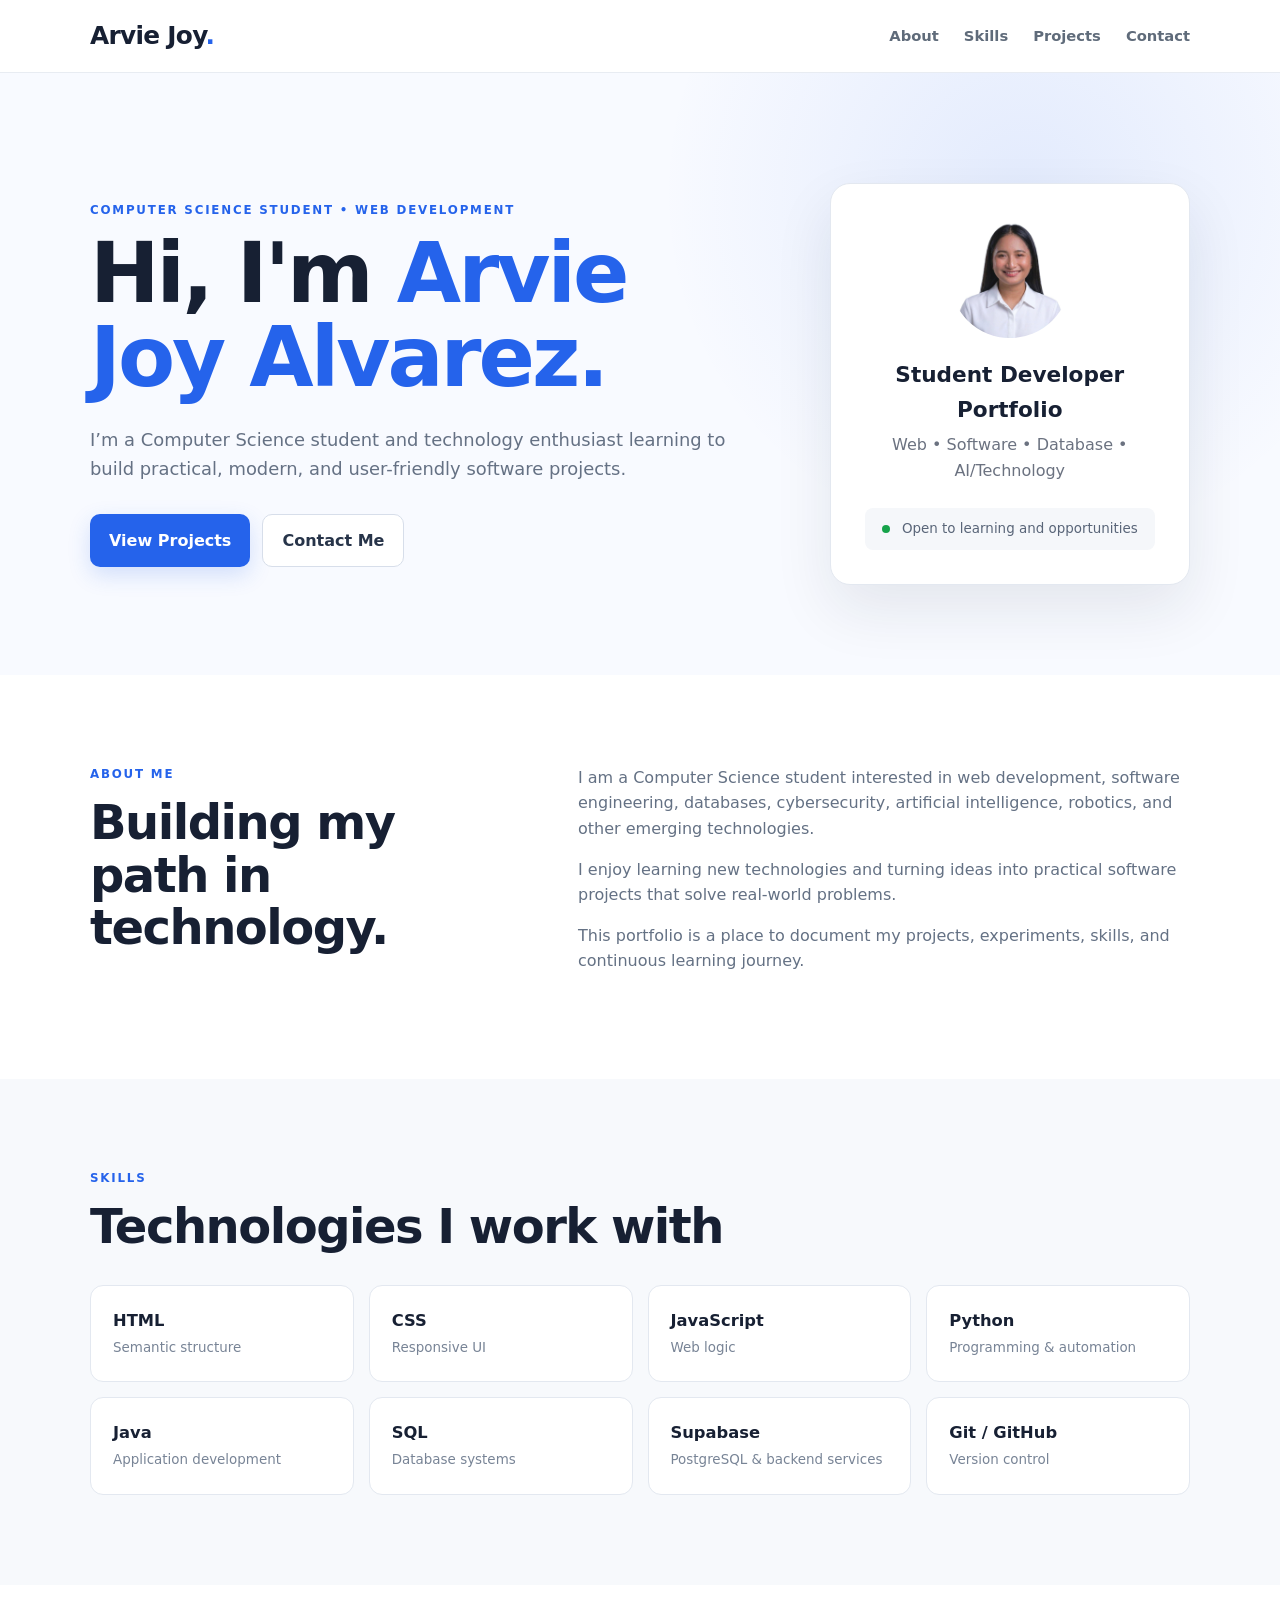
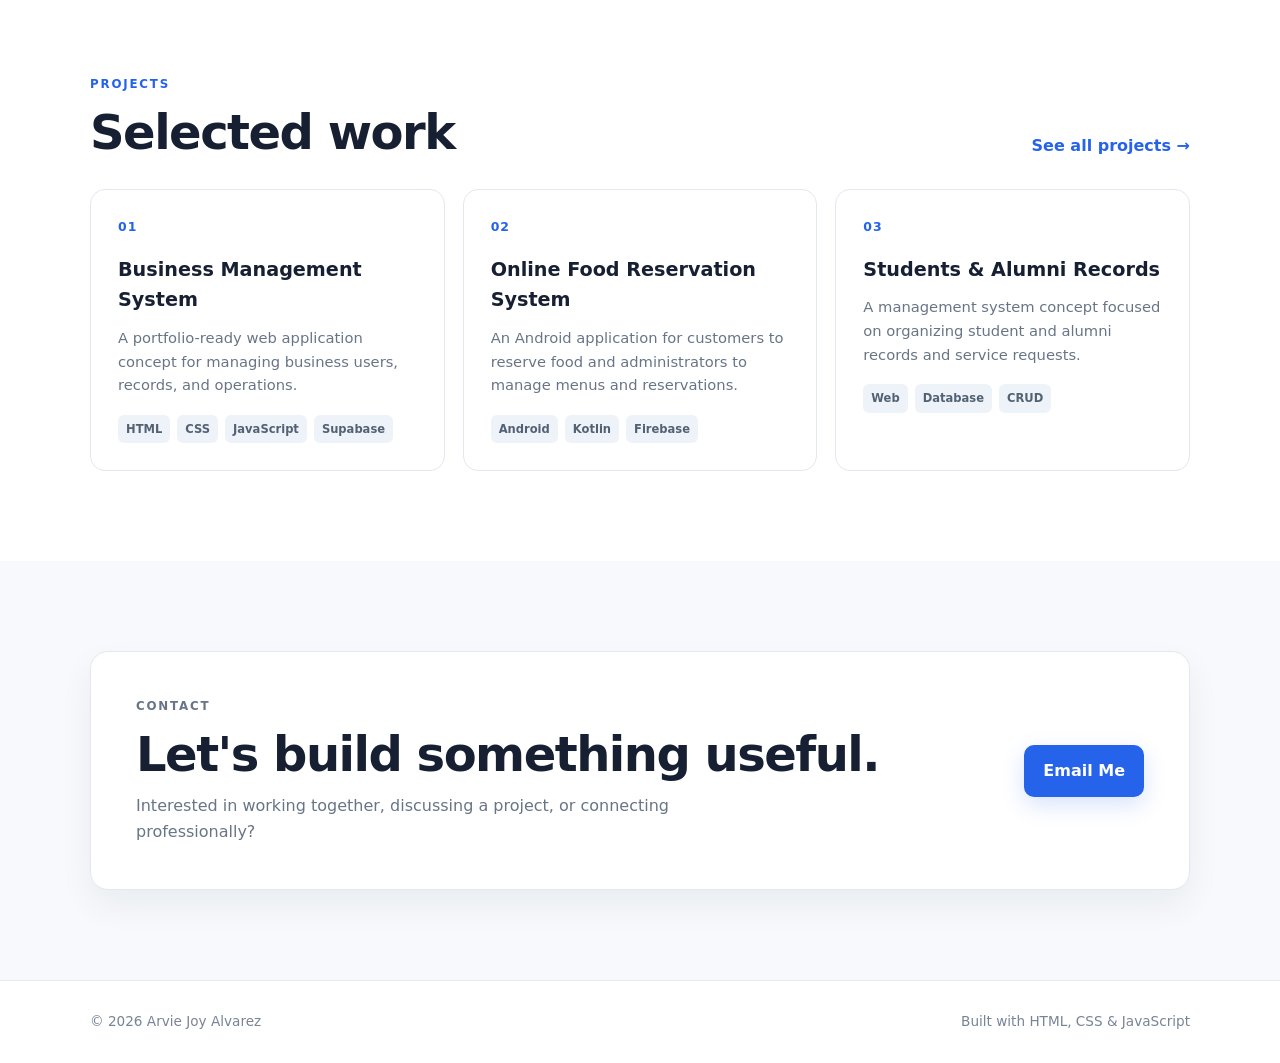
<file: index.html>
<!DOCTYPE html>
<html lang="en">
<head>
  <meta charset="UTF-8">
  <meta name="viewport" content="width=device-width, initial-scale=1.0">

  <meta
    name="description"
    content="Arvie Joy Alvarez — Computer Science student, developer, and technology enthusiast."
  >

  <meta name="author" content="Arvie Joy Alvarez">

  <title>Arvie Joy Alvarez | Portfolio</title>

  <link rel="stylesheet" href="style.css">
</head>

<body>

  <!-- ================= HEADER ================= -->
  <header class="site-header">
    <nav class="nav container">

      <a
        class="brand"
        href="index.html"
        aria-label="Arvie Joy Alvarez home"
      >
        Arvie Joy<span>.</span>
      </a>

      <!-- Desktop Navigation -->
      <div class="nav-links" id="navLinks">
        <a href="#about">About</a>
        <a href="#skills">Skills</a>
        <a href="#projects">Projects</a>
        <a href="#contact">Contact</a>
      </div>

      <!-- Mobile Menu Button -->
      <button
        class="menu-toggle"
        type="button"
        aria-label="Open navigation menu"
        aria-expanded="false"
        aria-controls="navLinks"
      >
        ☰
      </button>

    </nav>
  </header>

  <main>

    <!-- ================= HERO ================= -->
    <section class="hero">
      <div class="container hero-grid">

        <div class="hero-content">

          <p class="eyebrow">
            COMPUTER SCIENCE STUDENT • WEB DEVELOPMENT
          </p>

          <h1>
            Hi, I'm <span>Arvie Joy Alvarez.</span>
          </h1>

          <p class="hero-text">
            I’m a Computer Science student and technology enthusiast
            learning to build practical, modern, and user-friendly
            software projects.
          </p>

          <div class="hero-actions">

            <a class="btn primary" href="#projects">
              View Projects
            </a>

            <a class="btn outline" href="#contact">
              Contact Me
            </a>

          </div>

        </div>

        <div class="hero-card">

          <div class="avatar">
            <img src="profile.jpg" alt="Arvie Joy Alvarez">
          </div>

          <h2>
            Student Developer Portfolio
          </h2>

          <p>
            Web • Software • Database • AI/Technology
          </p>

          <div class="status">
            <span></span>
            Open to learning and opportunities
          </div>

        </div>

      </div>
    </section>

    <!-- ================= ABOUT ================= -->
    <section id="about" class="section">

      <div class="container two-col">

        <div>

          <p class="eyebrow">
            ABOUT ME
          </p>

          <h2>
            Building my path in technology.
          </h2>

        </div>

        <div class="about-text">

          <p>
            I am a Computer Science student interested in web development,
            software engineering, databases, cybersecurity, artificial
            intelligence, robotics, and other emerging technologies.
          </p>

          <p>
            I enjoy learning new technologies and turning ideas into
            practical software projects that solve real-world problems.
          </p>

          <p>
            This portfolio is a place to document my projects, experiments,
            skills, and continuous learning journey.
          </p>

        </div>

      </div>

    </section>

    <!-- ================= SKILLS ================= -->
    <section id="skills" class="section section-muted">

      <div class="container">

        <p class="eyebrow">
          SKILLS
        </p>

        <h2>
          Technologies I work with
        </h2>

        <div class="skill-grid">

          <div class="skill-card">
            <strong>HTML</strong>
            <span>Semantic structure</span>
          </div>

          <div class="skill-card">
            <strong>CSS</strong>
            <span>Responsive UI</span>
          </div>

          <div class="skill-card">
            <strong>JavaScript</strong>
            <span>Web logic</span>
          </div>

          <div class="skill-card">
            <strong>Python</strong>
            <span>Programming & automation</span>
          </div>

          <div class="skill-card">
            <strong>Java</strong>
            <span>Application development</span>
          </div>

          <div class="skill-card">
            <strong>SQL</strong>
            <span>Database systems</span>
          </div>

          <div class="skill-card">
            <strong>Supabase</strong>
            <span>PostgreSQL & backend services</span>
          </div>

          <div class="skill-card">
            <strong>Git / GitHub</strong>
            <span>Version control</span>
          </div>

        </div>

      </div>

    </section>

    <!-- ================= PROJECTS ================= -->
    <section id="projects" class="section">

      <div class="container">

        <div class="section-head">

          <div>

            <p class="eyebrow">
              PROJECTS
            </p>

            <h2>
              Selected work
            </h2>

          </div>

          <a class="text-link" href="project.html">
            See all projects →
          </a>

        </div>

        <div class="project-grid">

          <!-- Project 01 -->
          <article class="project-card">

            <div class="project-number">
              01
            </div>

            <h3>
              Business Management System
            </h3>

            <p>
              A portfolio-ready web application concept for managing
              business users, records, and operations.
            </p>

            <div class="tags">
              <span>HTML</span>
              <span>CSS</span>
              <span>JavaScript</span>
              <span>Supabase</span>
            </div>

          </article>

          <!-- Project 02 -->
          <article class="project-card">

            <div class="project-number">
              02
            </div>

            <h3>
              Online Food Reservation System
            </h3>

            <p>
              An Android application for customers to reserve food and
              administrators to manage menus and reservations.
            </p>

            <div class="tags">
              <span>Android</span>
              <span>Kotlin</span>
              <span>Firebase</span>
            </div>

          </article>

          <!-- Project 03 -->
          <article class="project-card">

            <div class="project-number">
              03
            </div>

            <h3>
              Students & Alumni Records
            </h3>

            <p>
              A management system concept focused on organizing student
              and alumni records and service requests.
            </p>

            <div class="tags">
              <span>Web</span>
              <span>Database</span>
              <span>CRUD</span>
            </div>

          </article>

        </div>

      </div>

    </section>

    <!-- ================= CONTACT ================= -->
    <section id="contact" class="section contact-section">

      <div class="container contact-card">

        <div>

          <p class="eyebrow">
            CONTACT
          </p>

          <h2>
            Let's build something useful.
          </h2>

          <p>
            Interested in working together, discussing a project,
            or connecting professionally?
          </p>

        </div>

        <a
          class="btn primary"
          href="mailto:arviejoyalvarez25@gmail.com"
        >
          Email Me
        </a>

      </div>

    </section>

  </main>

  <!-- ================= FOOTER ================= -->
  <footer class="footer">

    <div class="container footer-inner">

      <span>
        © <span id="year"></span> Arvie Joy Alvarez
      </span>

      <span>
        Built with HTML, CSS & JavaScript
      </span>

    </div>

  </footer>

  <script src="script.js"></script>

</body>
</html>
</file>
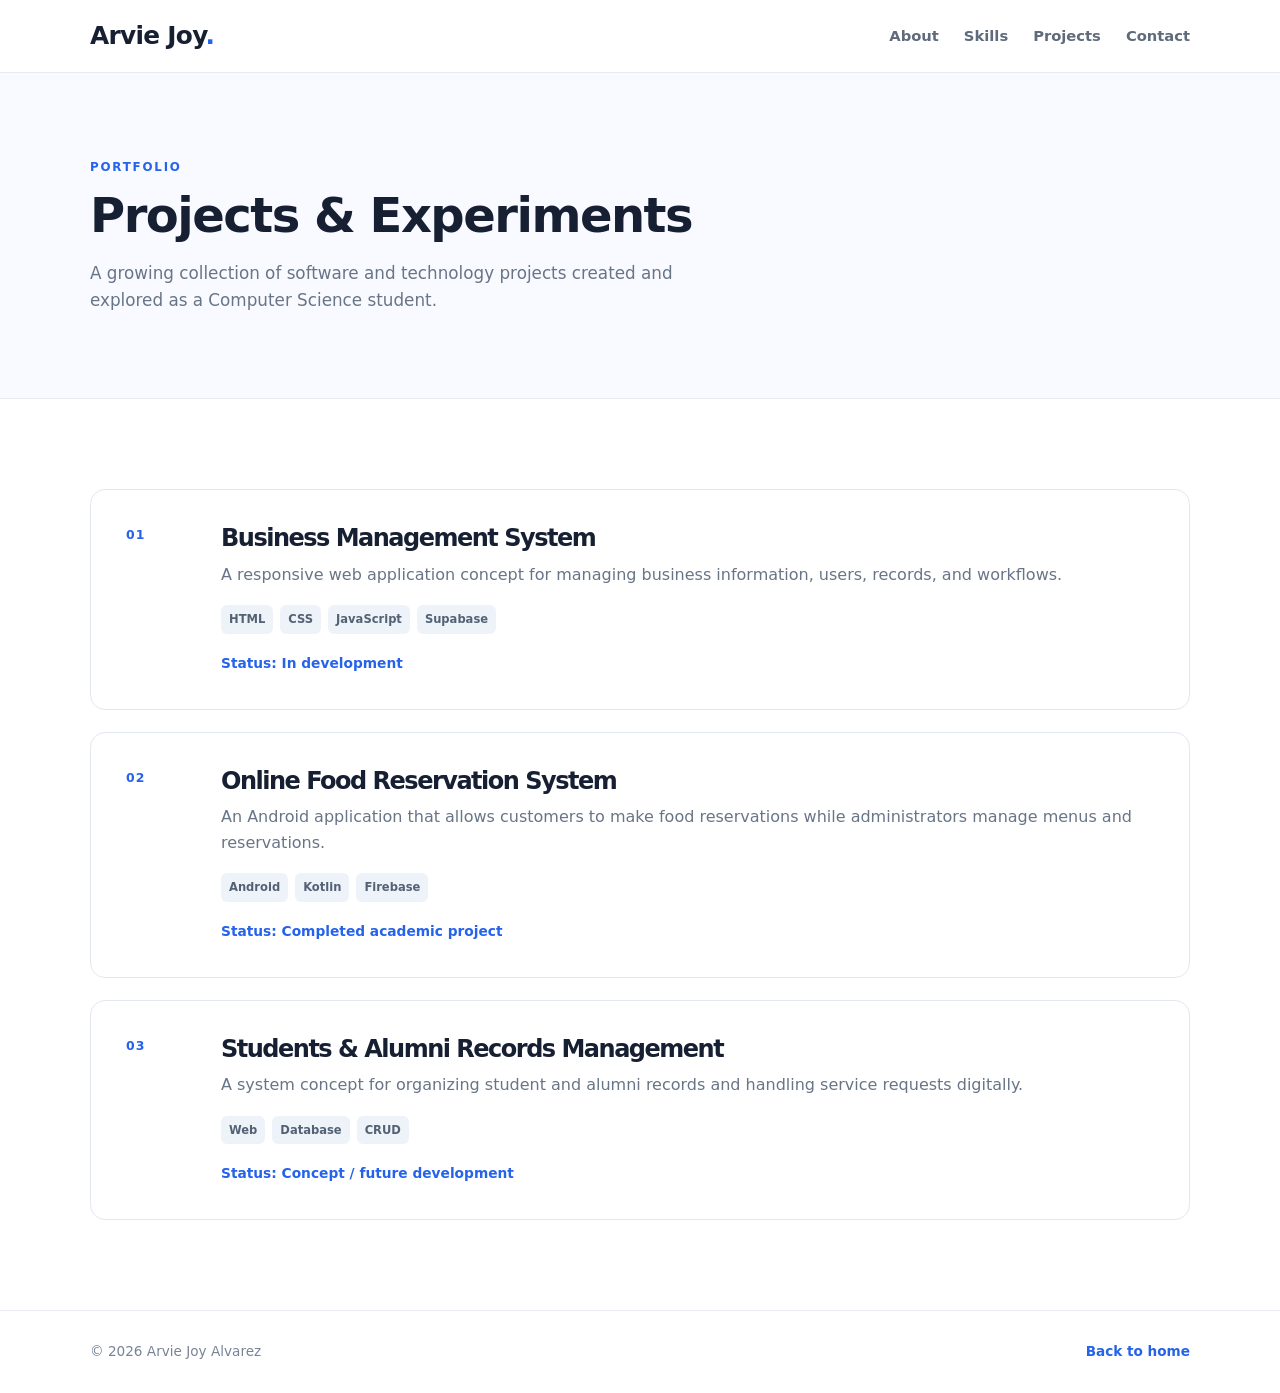
<file: project.html>
<!DOCTYPE html>
<html lang="en">
<head>
  <meta charset="UTF-8">
  <meta name="viewport" content="width=device-width, initial-scale=1.0">

  <meta
    name="description"
    content="Projects and experiments by Arvie Joy Alvarez, Computer Science student and developer."
  >

  <meta name="author" content="Arvie Joy Alvarez">

  <title>Projects | Arvie Joy Alvarez</title>

  <link rel="stylesheet" href="style.css">
</head>

<body>

  <!-- ================= HEADER ================= -->
  <header class="site-header">

    <nav class="nav container">

      <a
        class="brand"
        href="index.html"
        aria-label="Arvie Joy Alvarez home"
      >
        Arvie Joy<span>.</span>
      </a>

      <!-- Desktop Navigation -->
      <div class="nav-links" id="navLinks">

        <a href="index.html#about">
          About
        </a>

        <a href="index.html#skills">
          Skills
        </a>

        <a href="index.html#projects">
          Projects
        </a>

        <a href="index.html#contact">
          Contact
        </a>

      </div>

      <!-- Mobile Menu Button -->
      <button
        class="menu-toggle"
        type="button"
        aria-label="Open navigation menu"
        aria-expanded="false"
        aria-controls="navLinks"
      >
        ☰
      </button>

    </nav>

  </header>

  <main>

    <!-- ================= PAGE HERO ================= -->
    <section class="page-hero">

      <div class="container">

        <p class="eyebrow">
          PORTFOLIO
        </p>

        <h1>
          Projects & Experiments
        </h1>

        <p>
          A growing collection of software and technology projects
          created and explored as a Computer Science student.
        </p>

      </div>

    </section>

    <!-- ================= PROJECT LIST ================= -->
    <section class="section">

      <div class="container project-list">

        <!-- Project 01 -->
        <article class="project-detail">

          <div class="project-number">
            01
          </div>

          <div>

            <h2>
              Business Management System
            </h2>

            <p>
              A responsive web application concept for managing
              business information, users, records, and workflows.
            </p>

            <div class="tags">

              <span>HTML</span>
              <span>CSS</span>
              <span>JavaScript</span>
              <span>Supabase</span>

            </div>

            <p class="project-status">
              Status: In development
            </p>

          </div>

        </article>

        <!-- Project 02 -->
        <article class="project-detail">

          <div class="project-number">
            02
          </div>

          <div>

            <h2>
              Online Food Reservation System
            </h2>

            <p>
              An Android application that allows customers to make
              food reservations while administrators manage menus
              and reservations.
            </p>

            <div class="tags">

              <span>Android</span>
              <span>Kotlin</span>
              <span>Firebase</span>

            </div>

            <p class="project-status">
              Status: Completed academic project
            </p>

          </div>

        </article>

        <!-- Project 03 -->
        <article class="project-detail">

          <div class="project-number">
            03
          </div>

          <div>

            <h2>
              Students & Alumni Records Management
            </h2>

            <p>
              A system concept for organizing student and alumni
              records and handling service requests digitally.
            </p>

            <div class="tags">

              <span>Web</span>
              <span>Database</span>
              <span>CRUD</span>

            </div>

            <p class="project-status">
              Status: Concept / future development
            </p>

          </div>

        </article>

      </div>

    </section>

  </main>

  <!-- ================= FOOTER ================= -->
  <footer class="footer">

    <div class="container footer-inner">

      <span>
        © <span id="year"></span> Arvie Joy Alvarez
      </span>

      <a href="index.html">
        Back to home
      </a>

    </div>

  </footer>

  <script src="script.js"></script>

</body>
</html>
</file>
<file: style.css>
/* =========================================================
   RESET
========================================================= */

* {
  margin: 0;
  padding: 0;
  box-sizing: border-box;
}


/* =========================================================
   BASE
========================================================= */

html {
  scroll-behavior: smooth;
  scroll-padding-top: 90px;
}

body {
  font-family:
    Inter,
    ui-sans-serif,
    system-ui,
    -apple-system,
    BlinkMacSystemFont,
    "Segoe UI",
    sans-serif;

  color: #172033;
  background: #ffffff;
  line-height: 1.6;
}

a {
  color: inherit;
}

button,
input,
textarea {
  font: inherit;
}

button {
  cursor: pointer;
}

.container {
  width: min(1100px, 92%);
  margin: 0 auto;
}


/* =========================================================
   HEADER / NAVIGATION
========================================================= */

.site-header {
  background: rgba(255, 255, 255, 0.94);
  backdrop-filter: blur(12px);

  border-bottom: 1px solid #e8ecf2;

  position: sticky;
  top: 0;

  z-index: 100;
}

.nav {
  min-height: 72px;

  display: flex;
  align-items: center;
  justify-content: space-between;

  gap: 20px;

  position: relative;
}

.brand {
  text-decoration: none;

  font-size: 1.55rem;
  font-weight: 800;

  letter-spacing: -0.7px;

  white-space: nowrap;
}

.brand span {
  color: #2563eb;
}


/* Desktop navigation */

.nav-links {
  display: flex;
  align-items: center;

  gap: 25px;
}

.nav-links a {
  text-decoration: none;

  color: #5f6b7a;

  font-size: 0.92rem;
  font-weight: 600;

  transition: color 0.2s ease;
}

.nav-links a:hover {
  color: #2563eb;
}


/* Mobile menu button */

.menu-toggle {
  display: none;

  border: 0;
  background: transparent;

  color: #172033;

  font-size: 1.6rem;

  line-height: 1;

  padding: 8px;

  border-radius: 8px;
}

.menu-toggle:hover {
  background: #f1f5f9;
}


/* =========================================================
   HERO
========================================================= */

.hero {
  padding: 110px 0 90px;

  background:
    radial-gradient(
      circle at 80% 20%,
      rgba(37, 99, 235, 0.10),
      transparent 32%
    ),
    #f8faff;
}

.hero-grid {
  display: grid;

  grid-template-columns: 1.3fr 0.7fr;

  gap: 70px;

  align-items: center;
}

.eyebrow {
  color: #2563eb;

  font-size: 0.74rem;
  font-weight: 800;

  letter-spacing: 1.8px;

  margin-bottom: 12px;
}

.hero h1 {
  font-size: clamp(2.8rem, 7vw, 5.2rem);

  line-height: 1.02;

  letter-spacing: -3px;

  max-width: 800px;
}

.hero h1 span {
  color: #2563eb;
}

.hero-text {
  max-width: 650px;

  color: #657184;

  font-size: 1.12rem;

  margin: 25px 0 30px;
}


/* =========================================================
   BUTTONS
========================================================= */

.hero-actions {
  display: flex;

  gap: 12px;

  flex-wrap: wrap;
}

.btn {
  display: inline-flex;

  justify-content: center;
  align-items: center;

  text-decoration: none;

  border: 0;
  border-radius: 10px;

  padding: 13px 19px;

  font-weight: 750;

  cursor: pointer;

  transition:
    transform 0.2s ease,
    background 0.2s ease,
    box-shadow 0.2s ease;
}

.btn:hover {
  transform: translateY(-2px);
}

.primary {
  background: #2563eb;

  color: #ffffff;

  box-shadow:
    0 8px 22px rgba(37, 99, 235, 0.18);
}

.primary:hover {
  background: #1d4ed8;
}

.outline {
  border: 1px solid #d7deea;

  background: #ffffff;

  color: #273449;
}

.outline:hover {
  background: #f8fafc;
}


/* =========================================================
   HERO CARD
========================================================= */

.hero-card {
  background: #ffffff;

  border: 1px solid #e3e8f0;

  border-radius: 20px;

  padding: 34px;

  box-shadow:
    0 25px 60px rgba(20, 32, 55, 0.09);

  text-align: center;
}

.avatar {
  width: 120px;
  height: 120px;

  border-radius: 50%;

  overflow: hidden;

  margin: 0 auto 20px;
}

.avatar img {
  width: 100%;
  height: 100%;

  object-fit: cover;

  display: block;
}

.hero-card h2 {
  font-size: 1.35rem;

  margin-bottom: 5px;
}

.hero-card p {
  color: #6b7280;
}

.status {
  margin-top: 25px;

  padding: 10px 12px;

  border-radius: 8px;

  background: #f5f7fa;

  color: #596578;

  font-size: 0.84rem;
}

.status span {
  display: inline-block;

  width: 8px;
  height: 8px;

  border-radius: 50%;

  background: #16a34a;

  margin-right: 8px;
}


/* =========================================================
   SECTIONS
========================================================= */

.section {
  padding: 90px 0;
}

.section-muted {
  background: #f7f9fc;
}

.section h2,
.page-hero h1 {
  font-size: clamp(2rem, 4vw, 3rem);

  line-height: 1.1;

  letter-spacing: -1.5px;
}


/* =========================================================
   ABOUT
========================================================= */

.two-col {
  display: grid;

  grid-template-columns: 0.8fr 1.2fr;

  gap: 80px;
}

.about-text p {
  color: #647184;

  margin-bottom: 15px;
}


/* =========================================================
   SKILLS
========================================================= */

.skill-grid {
  display: grid;

  grid-template-columns: repeat(4, 1fr);

  gap: 15px;

  margin-top: 32px;
}

.skill-card {
  padding: 22px;

  background: #ffffff;

  border: 1px solid #e3e8f0;

  border-radius: 13px;

  transition:
    transform 0.2s ease,
    box-shadow 0.2s ease;
}

.skill-card:hover {
  transform: translateY(-3px);

  box-shadow:
    0 12px 25px rgba(20, 32, 55, 0.07);
}

.skill-card strong {
  display: block;

  font-size: 1.02rem;
}

.skill-card span {
  color: #788496;

  font-size: 0.84rem;
}


/* =========================================================
   PROJECTS
========================================================= */

.section-head {
  display: flex;

  justify-content: space-between;
  align-items: end;

  gap: 25px;

  margin-bottom: 30px;
}

.text-link {
  color: #2563eb;

  text-decoration: none;

  font-weight: 700;

  white-space: nowrap;
}

.text-link:hover {
  text-decoration: underline;
}

.project-grid {
  display: grid;

  grid-template-columns: repeat(3, 1fr);

  gap: 18px;
}

.project-card {
  border: 1px solid #e3e8f0;

  border-radius: 15px;

  padding: 27px;

  background: #ffffff;

  transition:
    transform 0.2s ease,
    box-shadow 0.2s ease;
}

.project-card:hover {
  transform: translateY(-4px);

  box-shadow:
    0 18px 35px rgba(20, 32, 55, 0.08);
}

.project-number {
  color: #2563eb;

  font-weight: 800;

  font-size: 0.78rem;

  letter-spacing: 1px;

  margin-bottom: 18px;
}

.project-card h3 {
  font-size: 1.2rem;

  margin-bottom: 10px;
}

.project-card p {
  color: #687587;

  font-size: 0.92rem;
}


/* =========================================================
   TAGS
========================================================= */

.tags {
  display: flex;

  flex-wrap: wrap;

  gap: 7px;

  margin-top: 18px;
}

.tags span {
  font-size: 0.72rem;

  padding: 5px 8px;

  background: #eef3fa;

  border-radius: 6px;

  color: #536174;

  font-weight: 700;
}


/* =========================================================
   CONTACT
========================================================= */

.contact-section {
  background: #f7f9fc;
}

.contact-card {
  display: flex;

  justify-content: space-between;
  align-items: center;

  gap: 40px;

  padding: 45px;

  background: #ffffff;

  border: 1px solid #e3e8f0;

  border-radius: 18px;

  box-shadow:
    0 15px 35px rgba(20, 32, 55, 0.06);
}

.contact-card h2 {
  margin-bottom: 12px;
}

.contact-card p {
  color: #687587;

  max-width: 650px;
}


/* =========================================================
   PROJECT PAGE
========================================================= */

.page-hero {
  padding: 85px 0;

  background: #f8faff;

  border-bottom: 1px solid #e8ecf2;
}

.page-hero p:not(.eyebrow) {
  color: #687587;

  max-width: 650px;

  margin-top: 18px;

  font-size: 1.05rem;
}

.project-list {
  display: grid;

  gap: 22px;
}

.project-detail {
  display: grid;

  grid-template-columns: 70px 1fr;

  gap: 25px;

  padding: 35px;

  border: 1px solid #e3e8f0;

  border-radius: 15px;

  background: #ffffff;

  transition:
    transform 0.2s ease,
    box-shadow 0.2s ease;
}

.project-detail:hover {
  transform: translateY(-3px);

  box-shadow:
    0 15px 30px rgba(20, 32, 55, 0.07);
}

.project-detail h2 {
  font-size: 1.5rem;

  margin-bottom: 10px;
}

.project-detail > div:last-child > p {
  color: #687587;
}

.project-status {
  margin-top: 18px;

  font-size: 0.86rem;

  font-weight: 700;

  color: #2563eb !important;
}


/* =========================================================
   FOOTER
========================================================= */

.footer {
  padding: 30px 0;

  border-top: 1px solid #e8ecf2;

  background: #ffffff;
}

.footer-inner {
  display: flex;

  justify-content: space-between;
  align-items: center;

  gap: 20px;

  color: #788496;

  font-size: 0.85rem;
}

.footer a {
  color: #2563eb;

  text-decoration: none;

  font-weight: 700;
}

.footer a:hover {
  text-decoration: underline;
}


/* =========================================================
   RESPONSIVE DESIGN
========================================================= */

@media (max-width: 900px) {

  .hero-grid {
    grid-template-columns: 1fr;

    gap: 45px;
  }

  .hero-card {
    max-width: 450px;

    margin: 0 auto;
  }

  .two-col {
    grid-template-columns: 1fr;

    gap: 35px;
  }

  .skill-grid {
    grid-template-columns: repeat(2, 1fr);
  }

  .project-grid {
    grid-template-columns: 1fr;
  }

}


@media (max-width: 700px) {

  .nav-links {
    display: none;

    position: absolute;

    top: 72px;
    left: 0;
    right: 0;

    flex-direction: column;

    align-items: stretch;

    gap: 0;

    padding: 10px;

    background: #ffffff;

    border: 1px solid #e8ecf2;

    border-radius: 0 0 12px 12px;

    box-shadow:
      0 15px 30px rgba(20, 32, 55, 0.08);
  }

  .nav-links.open {
    display: flex;
  }

  .nav-links a {
    padding: 13px 15px;

    border-radius: 8px;
  }

  .nav-links a:hover {
    background: #f7f9fc;
  }

  .menu-toggle {
    display: block;
  }

  .hero {
    padding: 80px 0 70px;
  }

  .hero h1 {
    letter-spacing: -2px;
  }

  .section {
    padding: 70px 0;
  }

  .section-head {
    align-items: flex-start;

    flex-direction: column;
  }

  .contact-card {
    flex-direction: column;

    align-items: flex-start;

    padding: 30px;
  }

  .project-detail {
    grid-template-columns: 1fr;

    gap: 5px;

    padding: 27px;
  }

}


@media (max-width: 480px) {

  .brand {
    font-size: 1.25rem;
  }

  .hero h1 {
    font-size: 2.7rem;

    letter-spacing: -1.5px;
  }

  .hero-text {
    font-size: 1rem;
  }

  .skill-grid {
    grid-template-columns: 1fr;
  }

  .hero-card {
    padding: 27px;
  }

  .contact-card {
    padding: 25px;
  }

  .footer-inner {
    flex-direction: column;

    text-align: center;
  }

}
</file>
